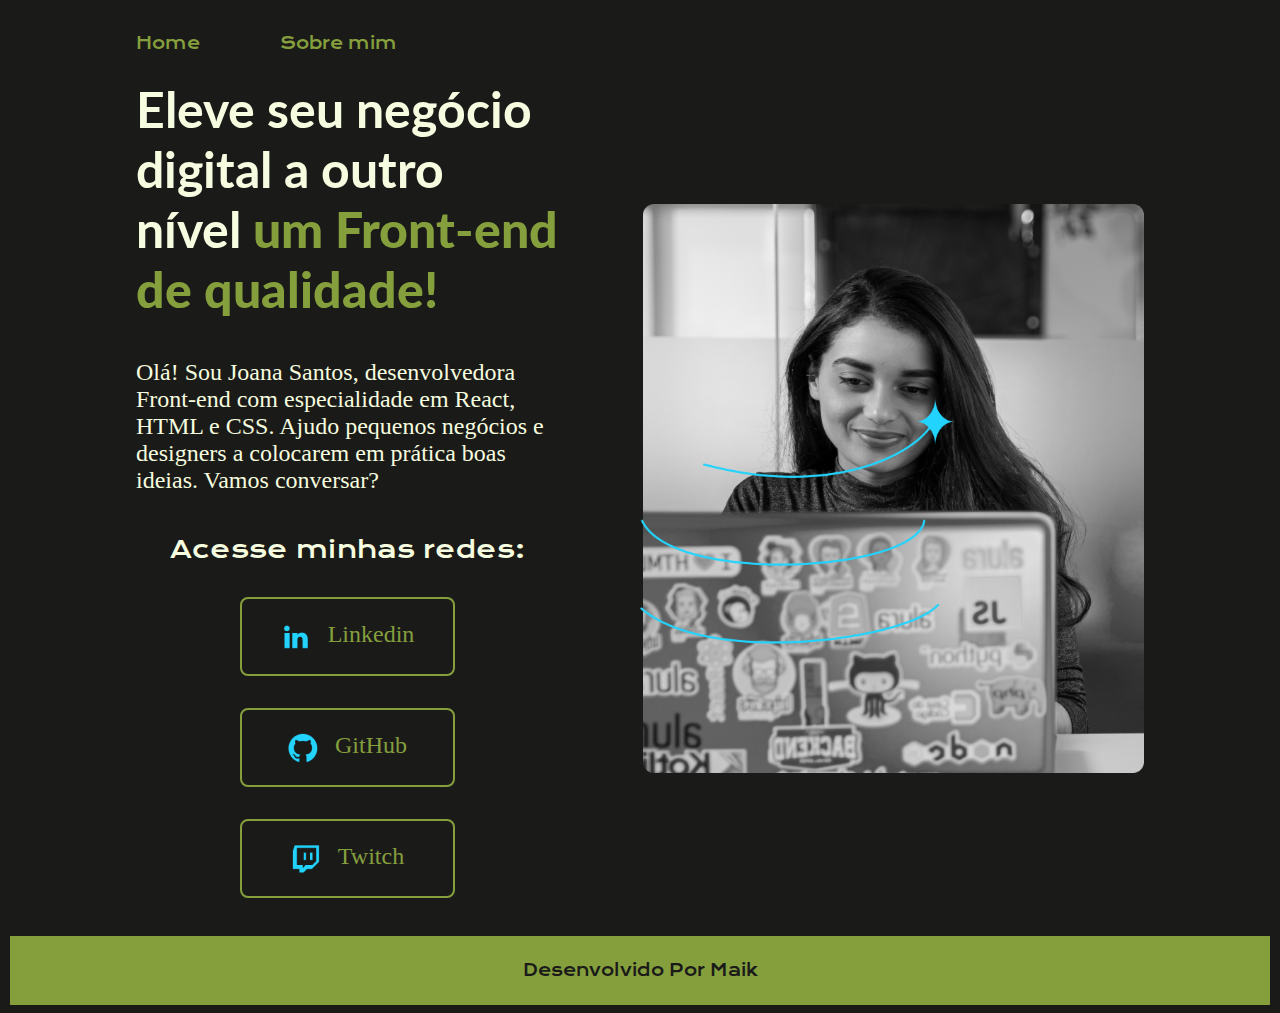
<file: index.html>
<!DOCTYPE html>
<html lang="en">
<head>
    <meta charset="UTF-8">
    <meta name="viewport" content="width=device-width, initial-scale=1.0">
    <title>Portifólio</title>
</head>
<body>
    <header >
        <nav class="cabecalho">
            <a 
            class="cabecalho__link"
            href="index.html"
            >Home</a>
            <a 
            class="cabecalho__link"
            href="about.html"
            >Sobre mim</a>
        </nav>
    </header>
    <main class="apresentacao">
        <section class="apresentacao__conteudo">
            <h1 class="apresentacao__conteudo__titulo">Eleve seu negócio digital a outro nível <strong class="titulo-destaque"> um Front-end de qualidade!</strong></h1>
            <p class="apresentacao__conteudo__texto">Olá! Sou Joana Santos, desenvolvedora Front-end com especialidade em React, HTML e CSS. Ajudo pequenos negócios e designers a colocarem em prática boas ideias. Vamos conversar?</p>
            <div class="apresentacao__links">
                <h2 class="apresentacao__links__subtitulo">Acesse minhas redes:</h2>
                <a 
                    class="apresentacao__links__link" 
                    href="https://instagram.com"
                    ><img src="./assets/logo-linkedin.png" alt="logo Linkedin">
                    Linkedin</a>
                <a 
                    class="apresentacao__links__link" 
                    href="https://github.com"
                    ><img src="./assets/logo-github.png" alt="logo Github">
                    GitHub</a>
                <a 
                    class="apresentacao__links__link" 
                    href="https://facebook.com"
                    ><img src="./assets/logo-twitch.png" alt="logo Twitch">
                    Twitch</a>
            </div>
         </section>
        <img class="apresentacao__imagem" src="./assets/fotoMenina.png" alt="Foto menina no pc">
        <link rel="stylesheet" href="./styles/style.css">
    </main>
    <footer class="rodape">Desenvolvido Por Maik</footer>
</body>
</html>
</file>
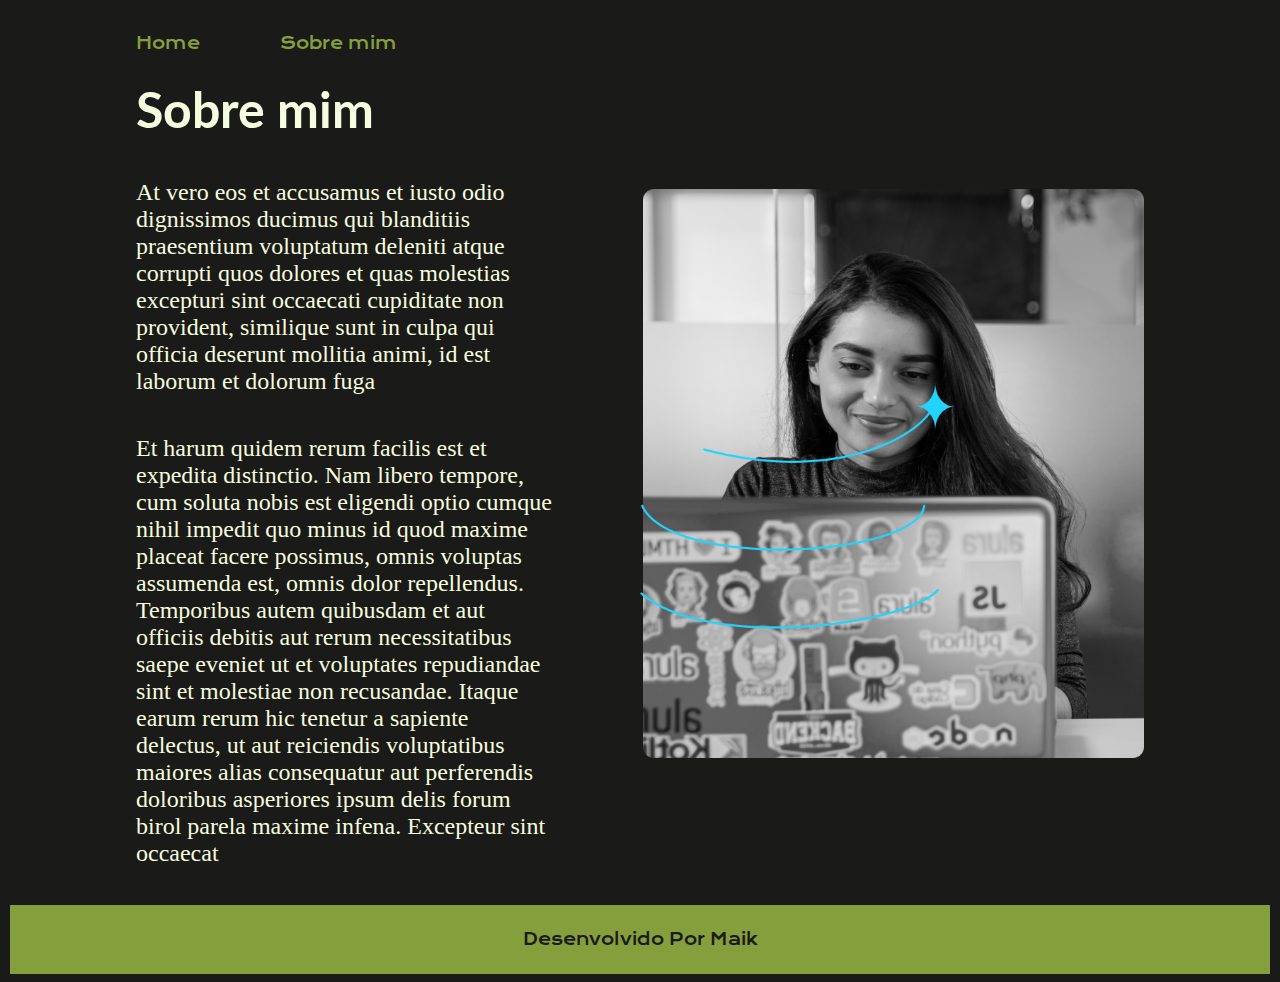
<file: about.html>
<!DOCTYPE html>
<html lang="pt-br">
<head>
    <meta charset="UTF-8">
    <meta name="viewport" content="width=device-width, initial-scale=1.0">
    <title>Sobre mim</title>
    <link rel="stylesheet" href="./styles/style.css">
</head>
<body>
    <header >
        <nav class="cabecalho">
            <a 
            class="cabecalho__link"
            href="index.html"
            >Home</a>
            <a 
            class="cabecalho__link"
            href="about.html"
            >Sobre mim</a>
        </nav>
    </header>
    <main class="apresentacao">
        <section class="apresentacao__conteudo">
            <h1 class="apresentacao__conteudo__titulo">Sobre mim</h1>
            <p class="apresentacao__conteudo__texto">At vero eos et accusamus et iusto odio dignissimos ducimus qui blanditiis praesentium voluptatum deleniti atque corrupti quos dolores et quas molestias excepturi sint occaecati cupiditate non provident, similique sunt in culpa qui officia deserunt mollitia animi, id est laborum et dolorum fuga</p>
            <p class="apresentacao__conteudo__texto">
                Et harum quidem rerum facilis est et expedita distinctio. Nam libero tempore, cum soluta nobis est eligendi optio cumque nihil impedit quo minus id quod maxime placeat facere possimus, omnis voluptas assumenda est, omnis dolor repellendus. Temporibus autem quibusdam et aut officiis debitis aut rerum necessitatibus saepe eveniet ut et voluptates repudiandae sint et molestiae non recusandae. Itaque earum rerum hic tenetur a sapiente delectus, ut aut reiciendis voluptatibus maiores alias consequatur aut perferendis doloribus asperiores ipsum delis forum birol parela maxime infena. Excepteur sint occaecat </p>
        </section>
        <img class="apresentacao__imagem" src="./assets/fotoMenina.png" alt="Foto menina no pc">
    </main>
    <footer class="rodape">Desenvolvido Por Maik</footer> 
</body>
</html>
</file>
<file: styles/style.css>
@import url('https://fonts.googleapis.com/css2?family=Lato:ital,wght@0,100;0,300;0,400;0,700;0,900;1,100;1,300;1,400;1,700;1,900&display=swap');
@import url('https://fonts.googleapis.com/css2?family=Krona+One&display=swap');

*{
    margin: 0;
    padding: 0;
}

:root {
    --cor-principal: #1A1A19;
    --cor-texto: #F6FCDF;
    --cor-destaque: #859F3D;
    --cor-hover: #31511E;
}

.apresentacao {
    display: flex;
    align-items: center;
    justify-content: space-between;
    padding: 2% 10% 3% 10%;
    gap: 82px;
}

.cabecalho {
    display: flex;
    padding: 2% 0 0 10%;
    gap: 80px;
}

.cabecalho__link {
    font-family: 'Krona One', sans-serif;
    font-weight: 400;
    color: var(--cor-destaque);
    text-decoration: none;
}

body {
    padding: 8px 10px;
    box-sizing: border-box;
    background-color: var(--cor-principal);
    color: var(--cor-texto);
}

.titulo-destaque {
    color: var(--cor-destaque);
}

.apresentacao__conteudo {
    width: 50%;
    display: flex;
    flex-direction: column;
    gap: 40px;
}

.apresentacao__conteudo__titulo {
    font-size: 3.125rem;
    font-family: "Lato", sans-serif;
}

.apresentacao__conteudo__texto {
    font-size: 1.5rem;
}

.apresentacao__links {
    display: flex;
    justify-content: space-between;
    flex-direction: column;
    align-items: center;
    gap: 32px;
}

.apresentacao__links__subtitulo {
    font-family: 'Krona One', sans-serif;
    font-weight: 400;
    font-size: 1.5rem;
}

.apresentacao__links__link {
    display: flex;
    justify-content: center;
    gap: 16px;
    text-align: center;
    width: 50%;
    border-radius: 8px;
    padding: 21.5px 0;
    font-size: 1.5rem;
    text-decoration: none;
    color: var(--cor-destaque);
    border: 2px solid var(--cor-destaque);
}

.apresentacao__imagem {
    width: 50%;
}

.apresentacao__links__link:hover {
    background-color: var(--cor-hover);
}

.rodape {
    background-color: var(--cor-destaque);
    color: var(--cor-principal);
    font-family: 'Krona One', sans-serif;
    font-size: 1rem;
    text-align: center;
    padding: 1.5rem;
}

@media (max-width: 1200px){

    .cabecalho {
        padding: 6%;
        justify-content: center;
    }

    .apresentacao {
        flex-direction: column-reverse;
        padding: 5%;
    }
    .apresentacao__conteudo {
        width: auto;
    }
}
</file>
